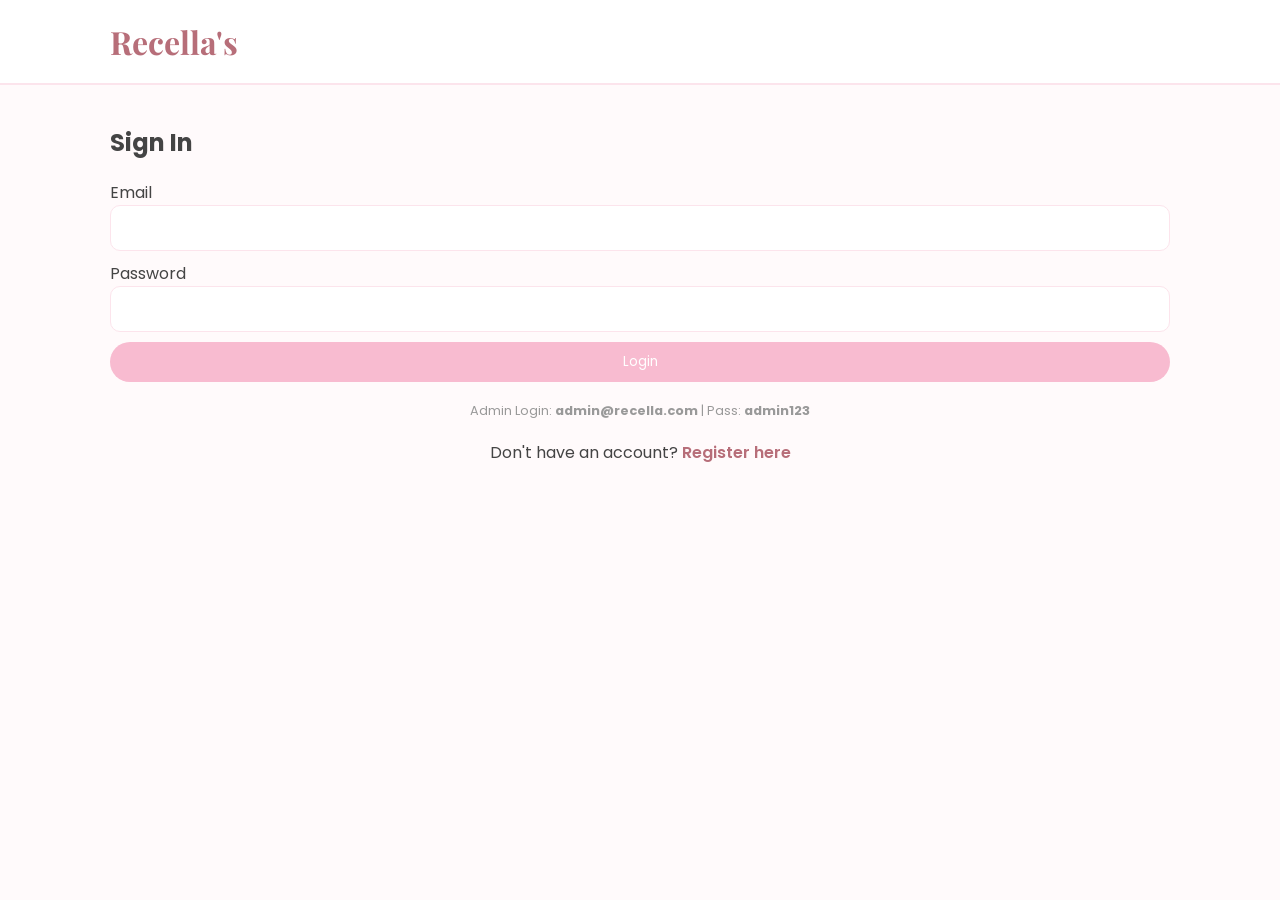
<file: SKIN-CARE/index.html>
<!DOCTYPE html>
<html lang="en">
<head>
    <meta charset="UTF-8">
    <title>Shop | Recella's Skincare</title>
    <link rel="stylesheet" href="style.css">
    <link href="https://fonts.googleapis.com/css2?family=Playfair+Display:wght@600&family=Poppins:wght@400;500;600&display=swap" rel="stylesheet">
</head>
<body>
    <header>
        <div class="container header-flex">
            <div class="logo"><h1>Recella's</h1></div>
            <nav>
                <ul>
                    <li><a href="index.html">Shop</a></li>
                    <li><a href="cart.html">Cart</a></li>
                    <li id="nav-admin" style="display:none;"><a href="admin.html">Admin</a></li>
                    <li><span class="link-p" onclick="UserSession.logout()">Logout</span></li>
                </ul>
            </nav>
        </div>
    </header>

    <main class="container">
        <div class="hero-banner"><h2>Premium Glow</h2></div>

        <div class="filter-bar">
            <div>
                <button class="btn-filter" onclick="renderShop('All')">All</button>
                <button class="btn-filter" onclick="renderShop('Cleanser')">Cleansers</button>
                <button class="btn-filter" onclick="renderShop('Serum')">Serums</button>
                <button class="btn-filter" onclick="renderShop('Moisturizer')">Creams</button>
                <button class="btn-filter" onclick="renderShop('Sunscreen')">Sunscreen</button>
            </div>
            <button class="refresh-icon-btn" onclick="location.reload()" title="Refresh Shop">↻ Refresh Shop</button>
        </div>

        <div id="product-grid" class="product-grid"></div>
    </main>

    <script src="script.js"></script>
    <script>renderShop('All'); checkAdminNav();</script>
</body>
</html>
</file>
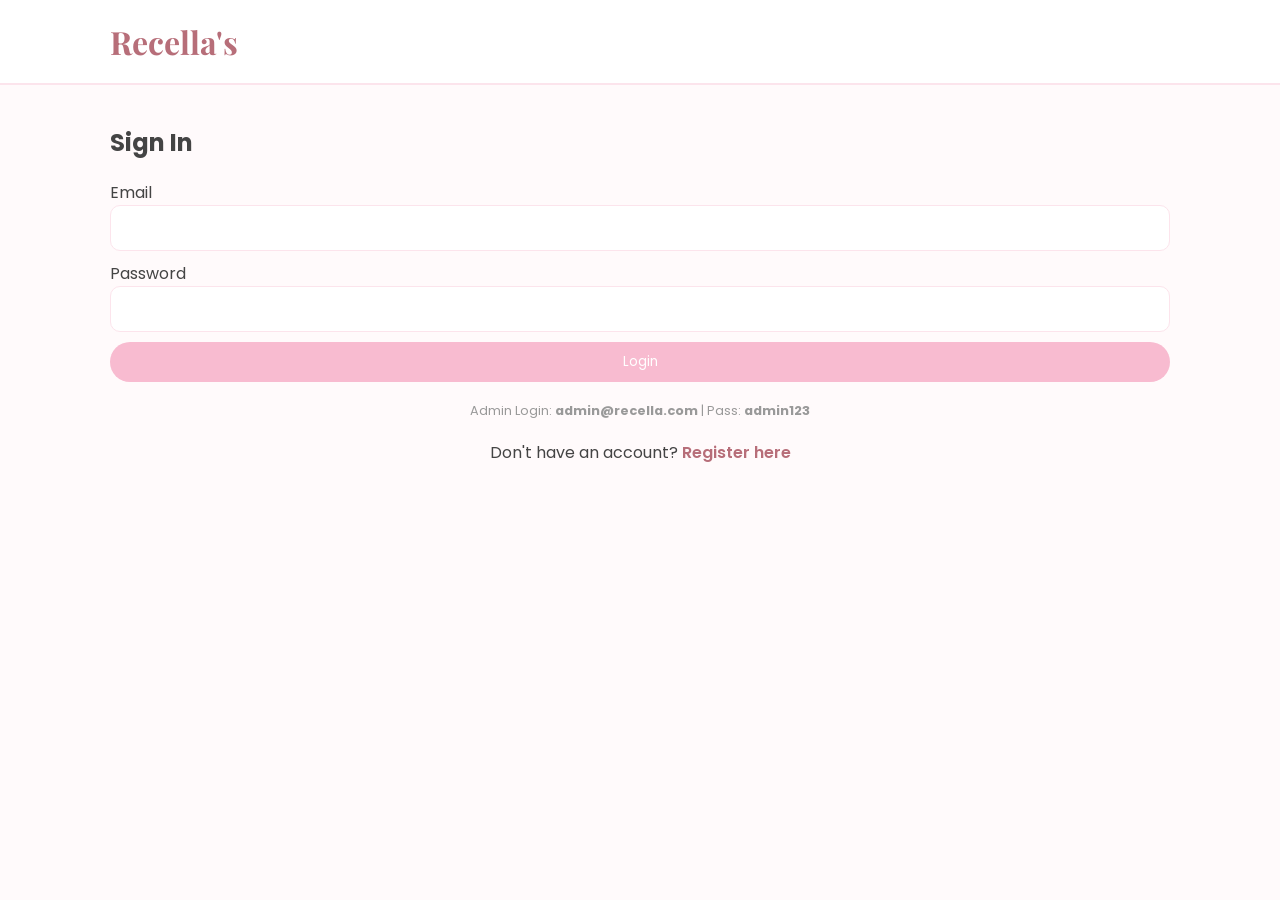
<file: SKIN-CARE/admin.html>
<!DOCTYPE html>
<html lang="en">
<head>
    <meta charset="UTF-8">
    <title>Admin Dashboard</title>
    <link rel="stylesheet" href="style.css">
</head>
<body>
    <header>
        <div class="container header-flex">
            <div class="logo"><h1>Admin Panel</h1></div>
            <nav><ul><li><a href="index.html">View Store</a></li><li><span class="link-p" onclick="UserSession.logout()">Logout</span></li></ul></nav>
        </div>
    </header>
    <main class="container">
        <div class="admin-grid">
            <div class="form-container admin-card">
                <h3>Add New Product</h3>
                <form id="add-product-form">
                    <input type="text" id="p-name" placeholder="Name" required>
                    <select id="p-type" required>
                        <option value="Cleanser">Cleanser</option>
                        <option value="Serum">Serum</option>
                        <option value="Moisturizer">Moisturizer</option>
                        <option value="Sunscreen">Sunscreen</option>
                    </select>
                    <input type="number" id="p-price" placeholder="Price (₱)" required>
                    <input type="number" id="p-stock" placeholder="Stock Quantity" required>
                    <input type="url" id="p-url" placeholder="Image URL" required>
                    <button type="submit" class="btn full-width">Add to Inventory</button>
                </form>
            </div>

            <div class="inventory-card">
                <div class="flex-title">
                    <h3>Live Inventory</h3>
                    <button class="refresh-icon-btn" onclick="location.reload()">↻ Sync Stock</button>
                </div>
                <table>
                    <thead><tr><th>Type</th><th>Name</th><th>Price</th><th>Stock</th><th>Action</th></tr></thead>
                    <tbody id="admin-product-body"></tbody>
                </table>
            </div>
        </div>
    </main>
    <script src="script.js"></script>
    <script>
        renderAdminTable();
        document.getElementById('add-product-form').addEventListener('submit', (e) => {
            e.preventDefault();
            adminAddProduct(
                document.getElementById('p-name').value, 
                document.getElementById('p-type').value, 
                document.getElementById('p-price').value, 
                document.getElementById('p-stock').value, 
                document.getElementById('p-url').value
            );
        });
    </script>
</body>
</html>
</file>
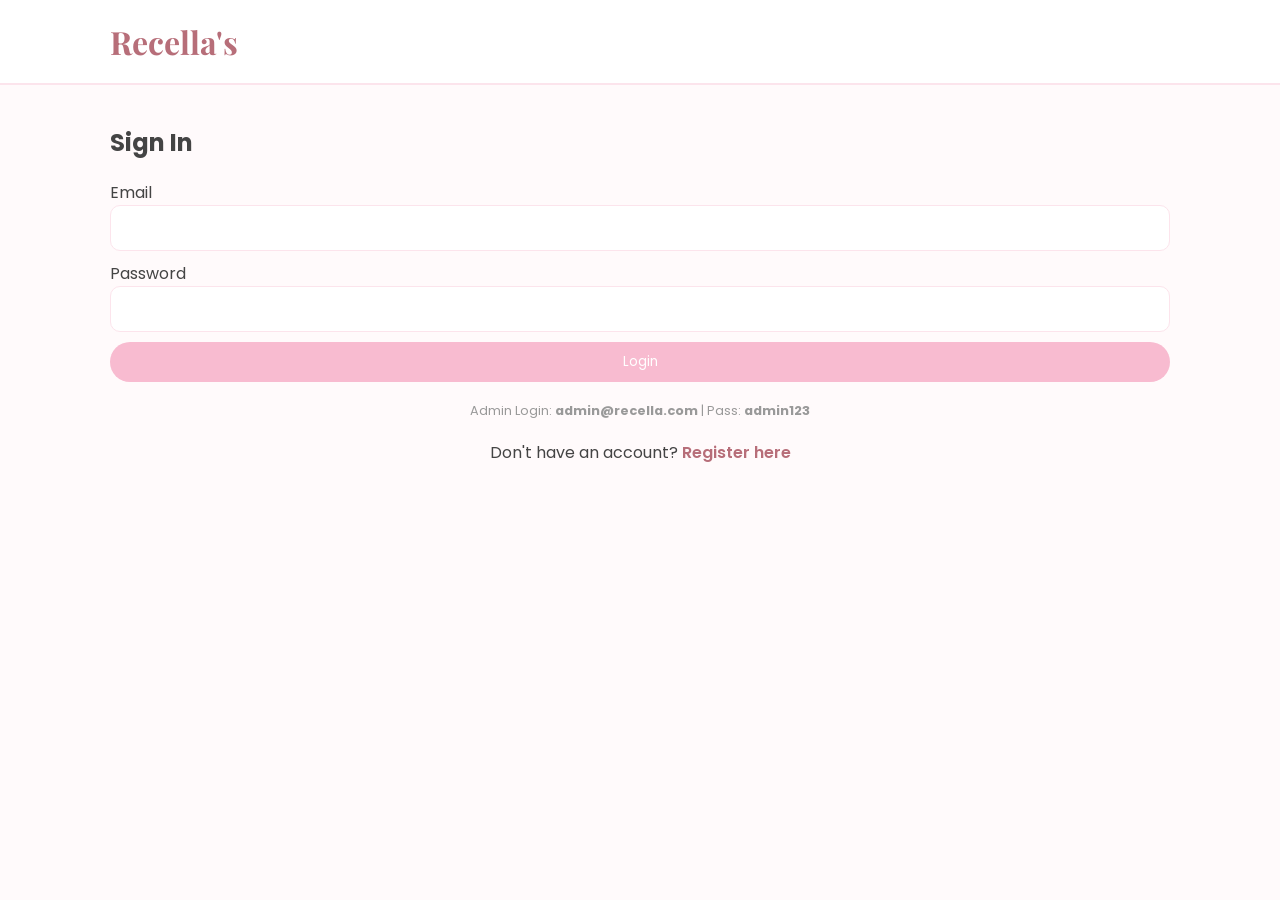
<file: SKIN-CARE/login.html>
<!DOCTYPE html>
<html lang="en">
<head>
    <meta charset="UTF-8">
    <title>Login | Recella's Skincare</title>
    <link rel="stylesheet" href="style.css">
    <link href="https://fonts.googleapis.com/css2?family=Playfair+Display:wght@600&family=Poppins:wght@400;500;600&display=swap" rel="stylesheet">
</head>
<body>
    <header>
        <div class="container">
            <div class="logo"><h1>Recella's</h1></div>
        </div>
    </header>

    <div class="container">
        <div class="form-container">
            <h2>Sign In</h2>
            <form id="log-form">
                <div class="form-group">
                    <label>Email</label>
                    <input type="email" id="log-email" required>
                </div>
                <div class="form-group">
                    <label>Password</label>
                    <input type="password" id="log-pass" required>
                </div>
                <button type="submit" class="btn" style="width: 100%;">Login</button>
            </form>
            <div style="margin-top: 20px; font-size: 0.8rem; color: #999; text-align: center;">
                <p>Admin Login: <b>admin@recella.com</b> | Pass: <b>admin123</b></p>
            </div>
            <p style="text-align: center; margin-top: 20px;">
                Don't have an account? <span class="link-p" onclick="window.location.href='register.html'">Register here</span>
            </p>
        </div>
    </div>

    <script src="script.js"></script>
    <script>
        document.getElementById('log-form').addEventListener('submit', (e) => {
            e.preventDefault();
            const email = document.getElementById('log-email').value;
            const pass = document.getElementById('log-pass').value;
            UserSession.login(email, pass);
        });
    </script>
</body>
</html>
</file>
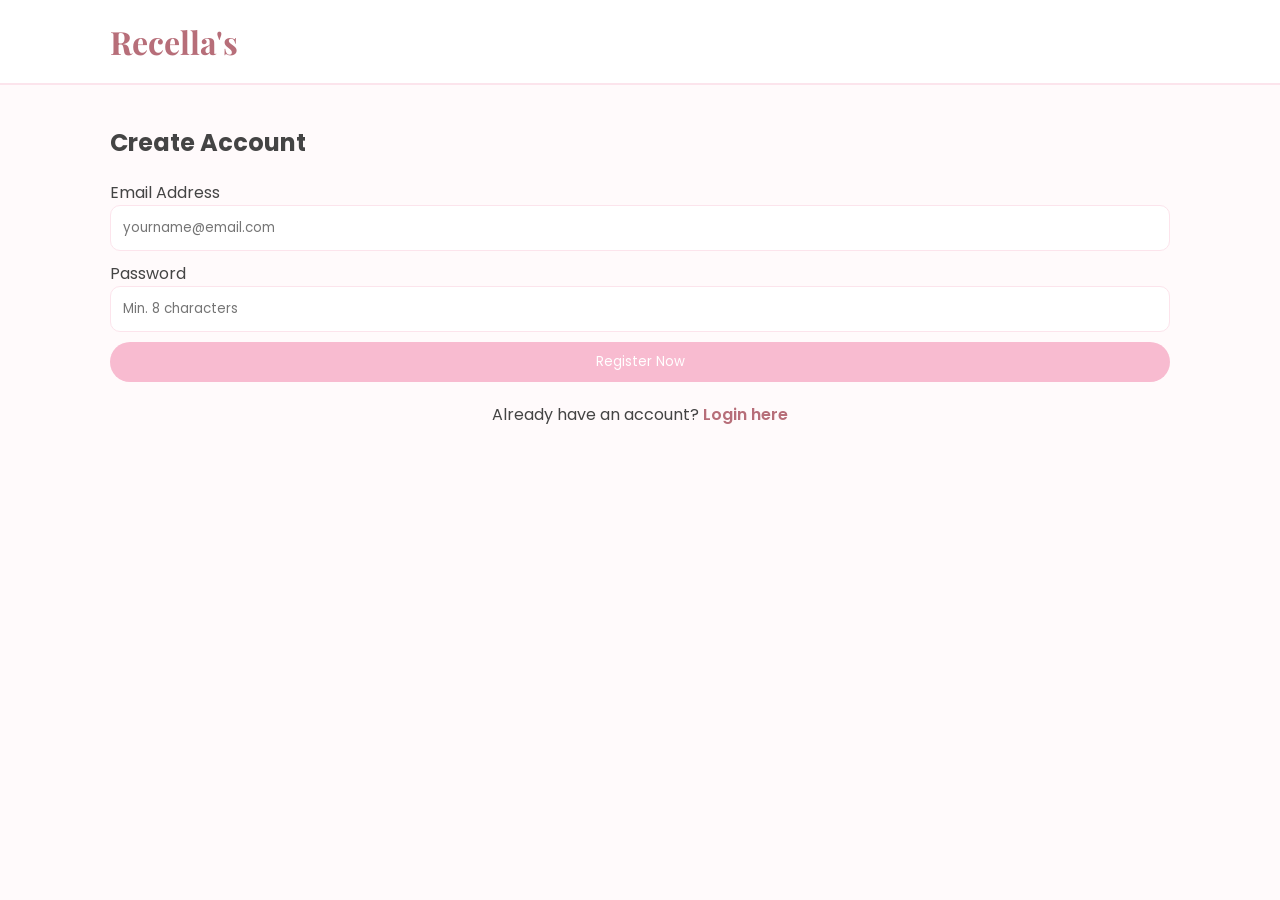
<file: SKIN-CARE/register.html>
<!DOCTYPE html>
<html lang="en">
<head>
    <meta charset="UTF-8">
    <title>Register | Recella's Skincare</title>
    <link rel="stylesheet" href="style.css">
    <link href="https://fonts.googleapis.com/css2?family=Playfair+Display:wght@600&family=Poppins:wght@400;500;600&display=swap" rel="stylesheet">
</head>
<body>
    <header>
        <div class="container">
            <div class="logo"><h1>Recella's</h1></div>
        </div>
    </header>

    <div class="container">
        <div class="form-container">
            <h2>Create Account</h2>
            <form id="reg-form">
                <div class="form-group">
                    <label>Email Address</label>
                    <input type="email" id="reg-email" required placeholder="yourname@email.com">
                </div>
                <div class="form-group">
                    <label>Password</label>
                    <input type="password" id="reg-pass" required placeholder="Min. 8 characters">
                </div>
                <button type="submit" class="btn" style="width: 100%;">Register Now</button>
            </form>
            <p style="text-align: center; margin-top: 20px;">
                Already have an account? <span class="link-p" onclick="window.location.href='login.html'">Login here</span>
            </p>
        </div>
    </div>

    <script src="script.js"></script>
    <script>
        document.getElementById('reg-form').addEventListener('submit', (e) => {
            e.preventDefault();
            const email = document.getElementById('reg-email').value;
            const pass = document.getElementById('reg-pass').value;
            UserSession.register(email, pass);
        });
    </script>
</body>
</html>
</file>
<file: SKIN-CARE/style.css>
* { box-sizing: border-box; font-family: 'Poppins', sans-serif; }
body { background: #fffafb; color: #444; margin: 0; }
.container { width: 90%; max-width: 1100px; margin: auto; padding: 20px; }
header { background: #fff; border-bottom: 2px solid #fce4ec; }
.header-flex { display: flex; justify-content: space-between; align-items: center; }
.logo h1 { font-family: 'Playfair Display', serif; color: #b76e79; margin: 0; }
nav ul { display: flex; list-style: none; gap: 20px; padding: 0; }
nav a, .link-p { text-decoration: none; color: #b76e79; font-weight: 600; cursor: pointer; }

/* Buttons & UI */
.btn { background: #f8bbd0; color: white; border: none; padding: 10px 20px; border-radius: 20px; cursor: pointer; transition: 0.3s; width: 100%; }
.btn:hover { background: #f48fb1; }
.btn:disabled { background: #ddd; cursor: not-allowed; }
.refresh-icon-btn { background: white; border: 1px solid #fce4ec; color: #b76e79; padding: 5px 12px; border-radius: 8px; cursor: pointer; font-size: 0.8rem; }

/* Product Grid */
.product-grid { display: grid; grid-template-columns: repeat(auto-fill, minmax(220px, 1fr)); gap: 25px; margin-top: 20px; }
.product-card { background: white; border-radius: 15px; overflow: hidden; box-shadow: 0 4px 15px rgba(183,110,121,0.08); text-align: center; border: 1px solid #fff5f7; }
.product-img { width: 100%; height: 230px; object-fit: cover; background: #fef9fa; }
.product-info { padding: 15px; }
.type-tag { font-size: 0.65rem; color: #b76e79; background: #fce4ec; padding: 3px 10px; border-radius: 20px; text-transform: uppercase; letter-spacing: 1px; }
.price-p { font-weight: 600; margin: 10px 0; font-size: 1.2rem; color: #333; }
.stock-p { font-size: 0.8rem; color: #888; margin-bottom: 12px; }

/* Admin & Cart */
.admin-grid { display: grid; grid-template-columns: 320px 1fr; gap: 30px; }
table { width: 100%; border-collapse: collapse; background: white; border-radius: 12px; overflow: hidden; }
th, td { padding: 15px; border-bottom: 1px solid #fce4ec; text-align: left; }
input, select { width: 100%; padding: 12px; border: 1px solid #fce4ec; border-radius: 10px; margin-bottom: 10px; outline-color: #f8bbd0; }
</file>
